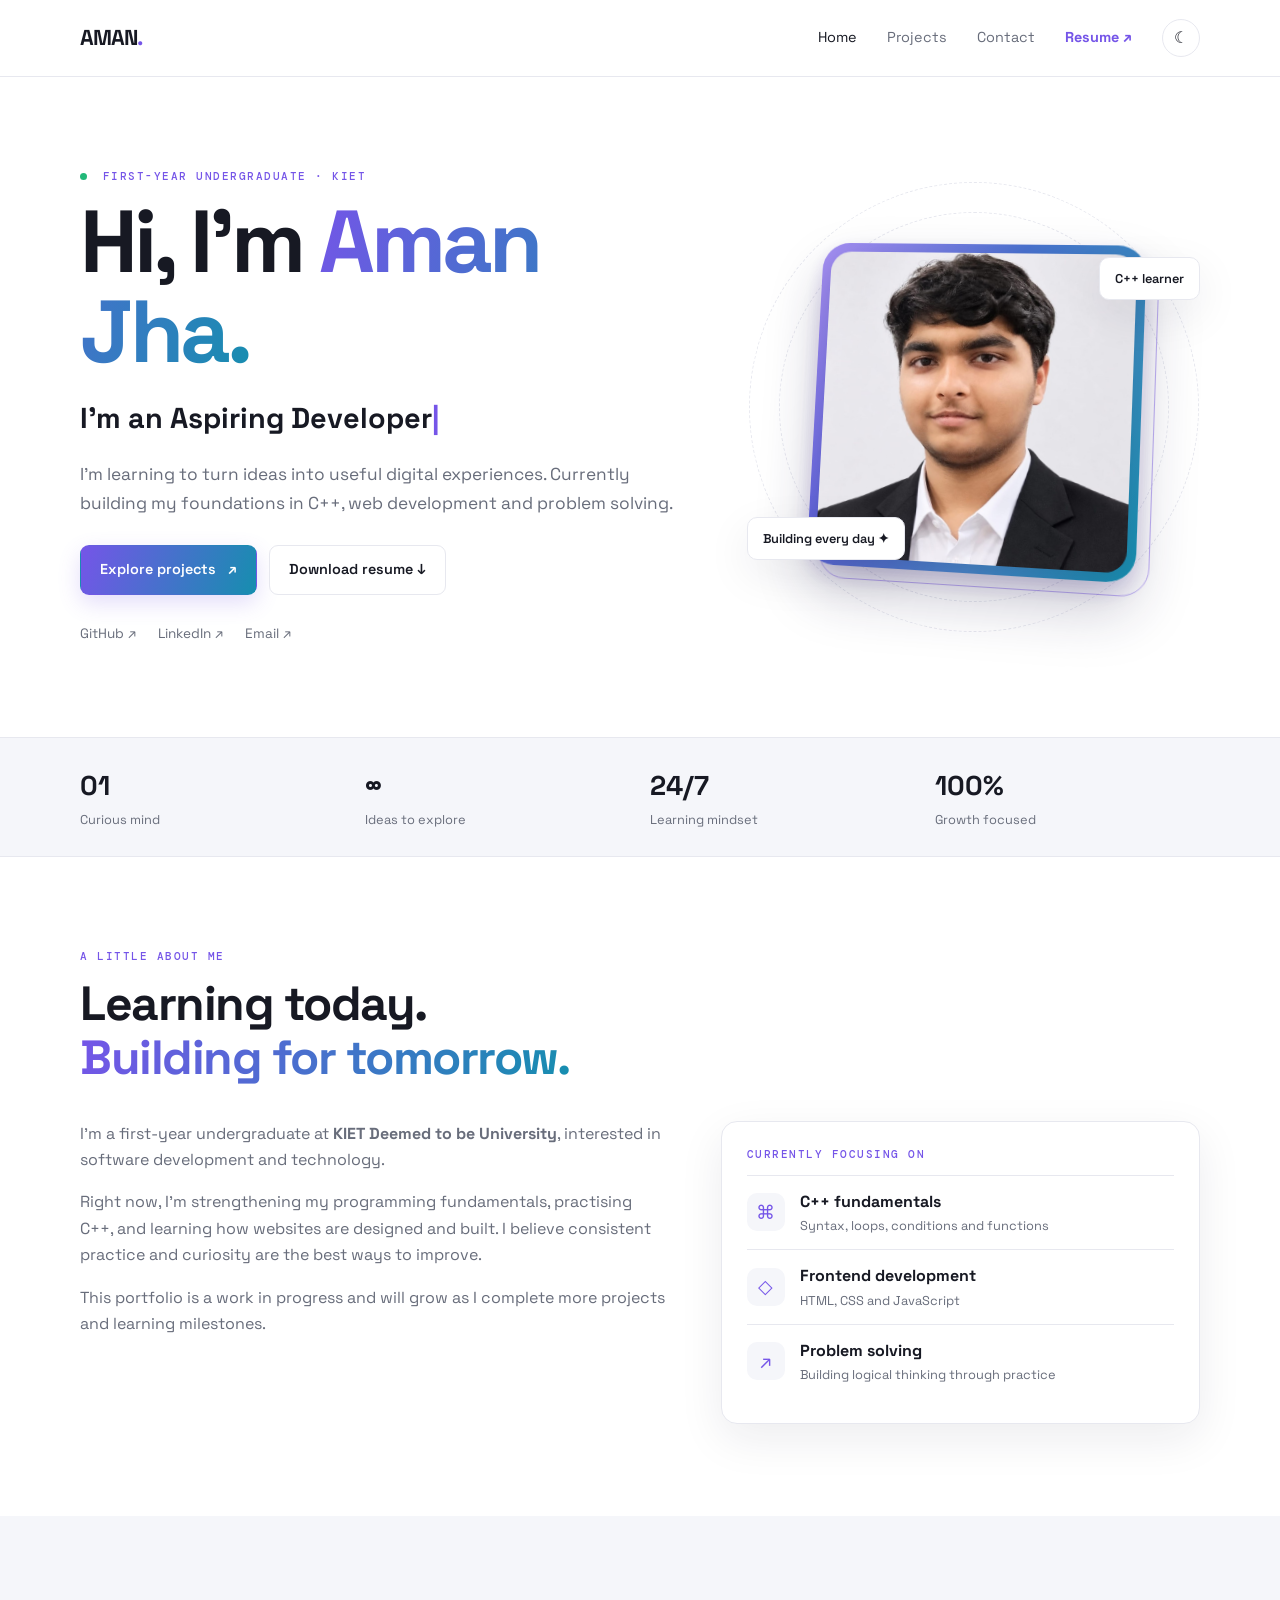
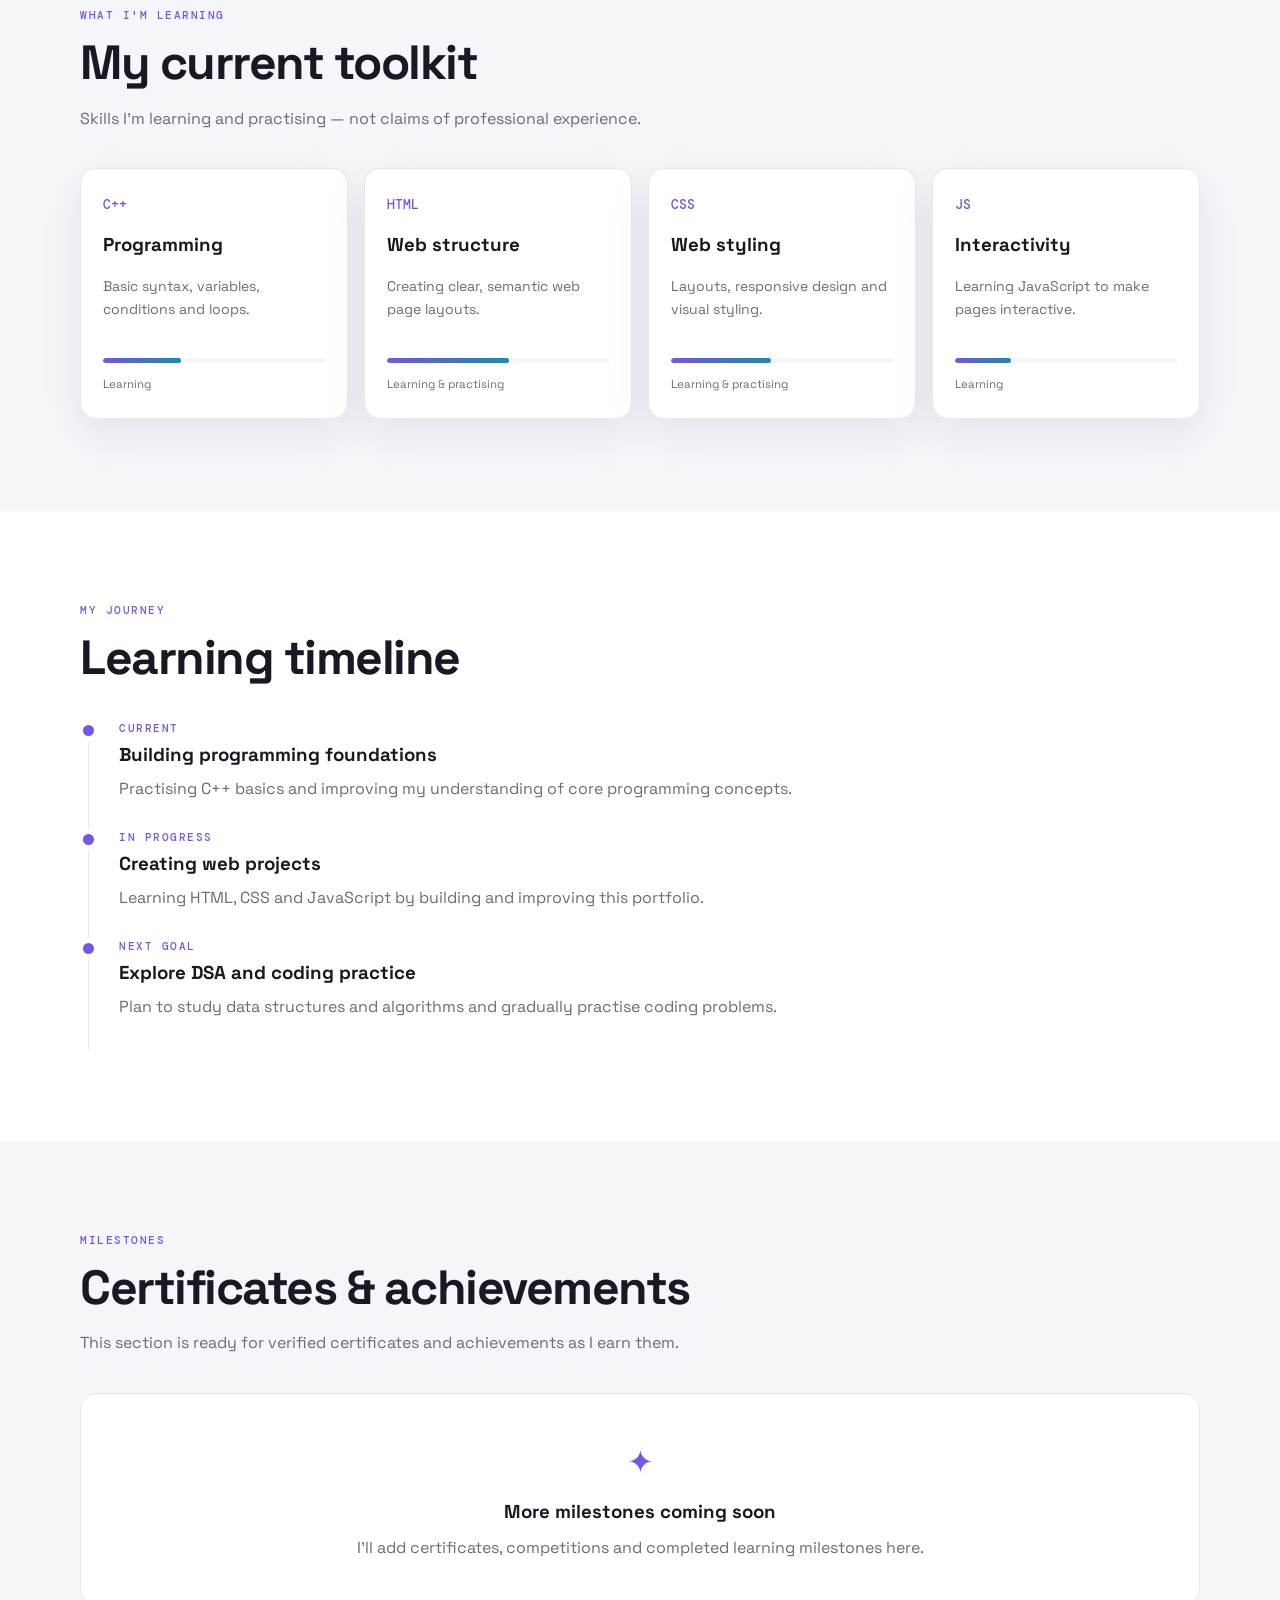
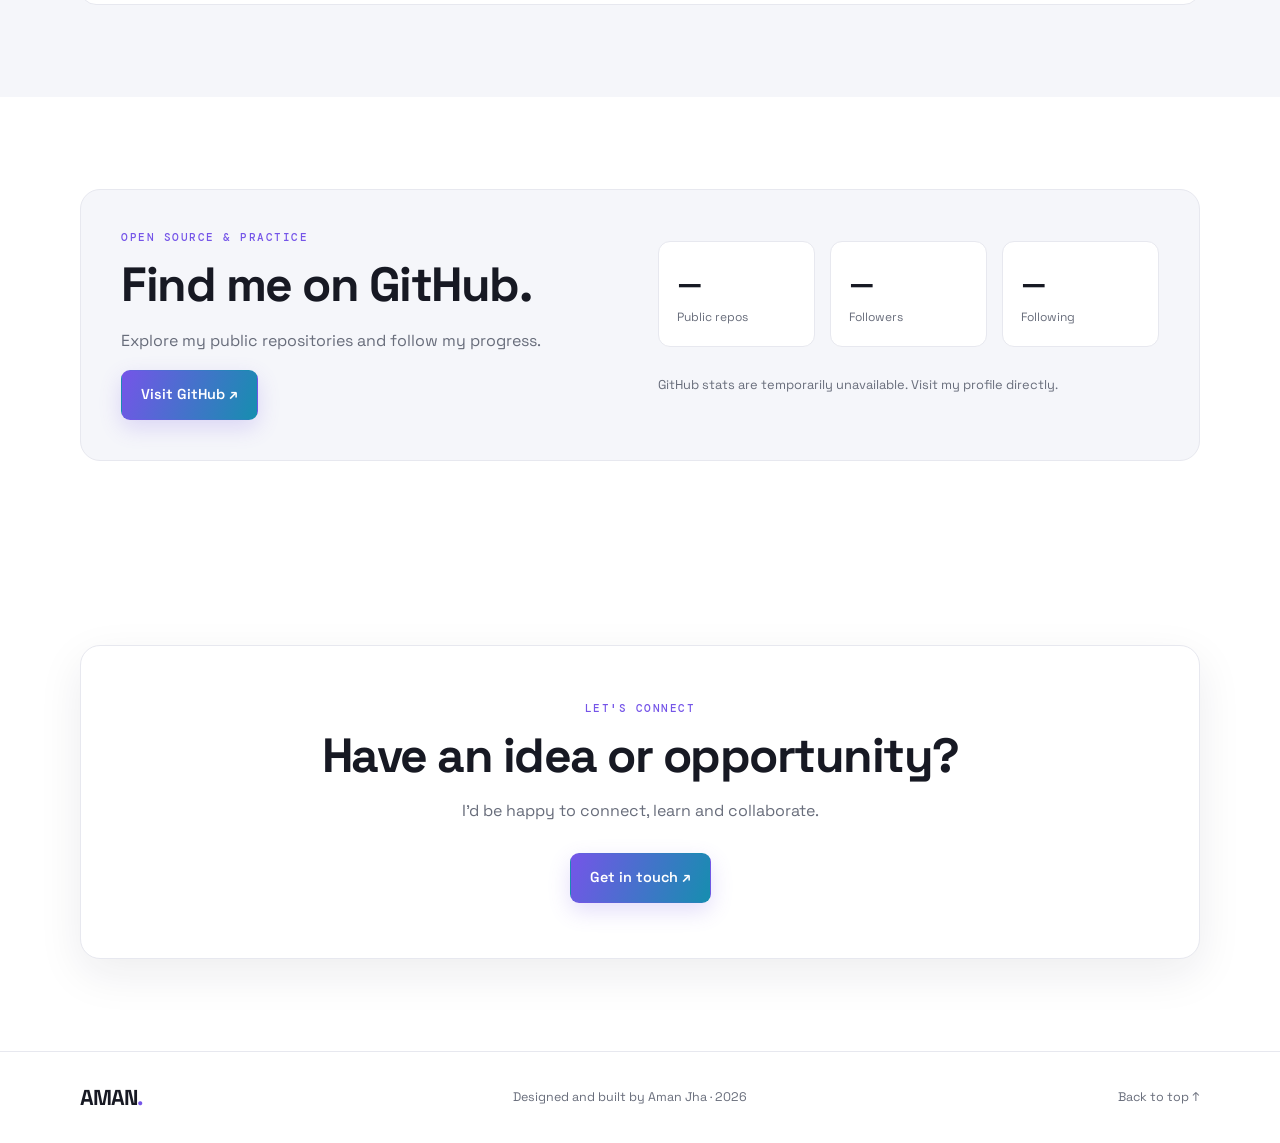
<file: index.html>
<!DOCTYPE html>
<html lang="en" data-theme="light">
<head>
  <meta charset="UTF-8">
  <meta name="viewport" content="width=device-width, initial-scale=1.0">
  <meta name="description" content="Aman Jha — student, aspiring software developer and learner.">
  <title>Aman Jha | Portfolio</title>
  <link rel="preconnect" href="https://fonts.googleapis.com">
  <link rel="preconnect" href="https://fonts.gstatic.com" crossorigin>
  <link href="https://fonts.googleapis.com/css2?family=DM+Mono:wght@400;500&family=Space+Grotesk:wght@400;500;600;700&display=swap" rel="stylesheet">
  <link rel="stylesheet" href="style.css">
  <script>try{document.documentElement.dataset.theme=localStorage.getItem('aman-theme')||'light'}catch(e){}</script>
  <script src="script.js" defer></script>
</head>
<body>
  <header class="site-header">
    <nav class="nav container" aria-label="Main navigation">
      <a class="brand" href="index.html">AMAN<span>.</span></a>
      <button class="menu-toggle" id="menu-toggle" aria-label="Open navigation" aria-expanded="false">☰</button>
      <div class="nav-links" id="nav-links">
        <a class="active" href="index.html">Home</a>
        <a href="projects.html">Projects</a>
        <a href="contact.html">Contact</a>
        <a class="nav-resume" href="assets/resume.pdf" target="_blank" rel="noopener">Resume ↗</a>
        <button class="theme-toggle" id="theme-toggle" type="button" aria-label="Switch theme">☾</button>
      </div>
    </nav>
  </header>

  <main>
    <section class="hero container section">
      <div class="hero-copy reveal">
        <p class="eyebrow"><span class="status-dot"></span> FIRST-YEAR UNDERGRADUATE · KIET</p>
        <h1>Hi, I'm <span class="gradient-text">Aman Jha.</span></h1>
        <h2 class="hero-subtitle">I'm an <span id="typing-text">Aspiring Developer</span><span class="typing-cursor">|</span></h2>
        <p class="lead">I’m learning to turn ideas into useful digital experiences. Currently building my foundations in C++, web development and problem solving.</p>
        <div class="button-row">
          <a class="button primary" href="projects.html">Explore projects <span>↗</span></a>
          <a class="button secondary" href="assets/resume.pdf" download>Download resume ↓</a>
        </div>
        <div class="social-row">
          <a href="https://github.com/aman-7610" target="_blank" rel="noopener">GitHub ↗</a>
          <a href="https://www.linkedin.com/in/aman-jha-623902433/" target="_blank" rel="noopener">LinkedIn ↗</a>
          <a href="mailto:2630BTECH1663@KIET.EDU">Email ↗</a>
        </div>
      </div>
      <div class="hero-visual reveal">
        <div class="portrait-frame">
          <img src="assets/profile.jpg" alt="Aman Jha profile photograph">
        </div>
        <div class="floating-tag tag-top">C++ learner</div>
        <div class="floating-tag tag-bottom">Building every day ✦</div>
        <div class="orbit orbit-one"></div><div class="orbit orbit-two"></div>
      </div>
    </section>

    <section class="stats-strip">
      <div class="container stats-grid">
        <div><strong>01</strong><span>Curious mind</span></div>
        <div><strong>∞</strong><span>Ideas to explore</span></div>
        <div><strong>24/7</strong><span>Learning mindset</span></div>
        <div><strong>100%</strong><span>Growth focused</span></div>
      </div>
    </section>

    <section class="section container" id="about">
      <div class="section-heading reveal"><p class="eyebrow">A LITTLE ABOUT ME</p><h2>Learning today.<br><span class="gradient-text">Building for tomorrow.</span></h2></div>
      <div class="about-grid">
        <div class="about-text reveal">
          <p>I’m a first-year undergraduate at <strong>KIET Deemed to be University</strong>, interested in software development and technology.</p>
          <p>Right now, I’m strengthening my programming fundamentals, practising C++, and learning how websites are designed and built. I believe consistent practice and curiosity are the best ways to improve.</p>
          <p class="muted">This portfolio is a work in progress and will grow as I complete more projects and learning milestones.</p>
        </div>
        <div class="info-card reveal">
          <p class="eyebrow">CURRENTLY FOCUSING ON</p>
          <div class="focus-item"><span class="focus-icon">⌘</span><div><strong>C++ fundamentals</strong><small>Syntax, loops, conditions and functions</small></div></div>
          <div class="focus-item"><span class="focus-icon">◇</span><div><strong>Frontend development</strong><small>HTML, CSS and JavaScript</small></div></div>
          <div class="focus-item"><span class="focus-icon">↗</span><div><strong>Problem solving</strong><small>Building logical thinking through practice</small></div></div>
        </div>
      </div>
    </section>

    <section class="section soft-section">
      <div class="container">
        <div class="section-heading reveal"><p class="eyebrow">WHAT I'M LEARNING</p><h2>My current toolkit</h2><p class="muted">Skills I’m learning and practising — not claims of professional experience.</p></div>
        <div class="skills-grid">
          <article class="skill-card reveal"><span> C++ </span><h3>Programming</h3><p>Basic syntax, variables, conditions and loops.</p><div class="skill-track"><i style="width:35%"></i></div><small>Learning</small></article>
          <article class="skill-card reveal"><span>HTML</span><h3>Web structure</h3><p>Creating clear, semantic web page layouts.</p><div class="skill-track"><i style="width:55%"></i></div><small>Learning & practising</small></article>
          <article class="skill-card reveal"><span>CSS</span><h3>Web styling</h3><p>Layouts, responsive design and visual styling.</p><div class="skill-track"><i style="width:45%"></i></div><small>Learning & practising</small></article>
          <article class="skill-card reveal"><span>JS</span><h3>Interactivity</h3><p>Learning JavaScript to make pages interactive.</p><div class="skill-track"><i style="width:25%"></i></div><small>Learning</small></article>
        </div>
      </div>
    </section>

    <section class="section container">
      <div class="section-heading reveal"><p class="eyebrow">MY JOURNEY</p><h2>Learning timeline</h2></div>
      <div class="timeline">
        <article class="timeline-item reveal"><span class="timeline-point"></span><p class="eyebrow">CURRENT</p><h3>Building programming foundations</h3><p>Practising C++ basics and improving my understanding of core programming concepts.</p></article>
        <article class="timeline-item reveal"><span class="timeline-point"></span><p class="eyebrow">IN PROGRESS</p><h3>Creating web projects</h3><p>Learning HTML, CSS and JavaScript by building and improving this portfolio.</p></article>
        <article class="timeline-item reveal"><span class="timeline-point"></span><p class="eyebrow">NEXT GOAL</p><h3>Explore DSA and coding practice</h3><p>Plan to study data structures and algorithms and gradually practise coding problems.</p></article>
      </div>
    </section>

    <section class="section soft-section">
      <div class="container">
        <div class="section-heading reveal"><p class="eyebrow">MILESTONES</p><h2>Certificates & achievements</h2><p class="muted">This section is ready for verified certificates and achievements as I earn them.</p></div>
        <div class="empty-card reveal"><span class="empty-icon">✦</span><h3>More milestones coming soon</h3><p>I’ll add certificates, competitions and completed learning milestones here.</p></div>
      </div>
    </section>

    <section class="section container">
      <div class="github-panel reveal">
        <div><p class="eyebrow">OPEN SOURCE & PRACTICE</p><h2>Find me on GitHub.</h2><p class="muted">Explore my public repositories and follow my progress.</p><a class="button primary" href="https://github.com/aman-7610" target="_blank" rel="noopener">Visit GitHub ↗</a></div>
        <div class="github-stats"><div><strong id="github-repos">—</strong><span>Public repos</span></div><div><strong id="github-followers">—</strong><span>Followers</span></div><div><strong id="github-following">—</strong><span>Following</span></div><p id="github-status" class="muted status-message" aria-live="polite">Loading public GitHub stats…</p></div>
      </div>
    </section>

    <section class="section container">
      <div class="cta-card reveal"><p class="eyebrow">LET'S CONNECT</p><h2>Have an idea or opportunity?</h2><p>I’d be happy to connect, learn and collaborate.</p><a class="button primary" href="contact.html">Get in touch ↗</a></div>
    </section>
  </main>
  <footer class="site-footer"><div class="container footer-inner"><a class="brand" href="index.html">AMAN<span>.</span></a><p>Designed and built by Aman Jha · <span id="year"></span></p><a href="#top">Back to top ↑</a></div></footer>
  <button id="back-to-top" class="back-to-top" aria-label="Back to top">↑</button>
</body>
</html>
</file>
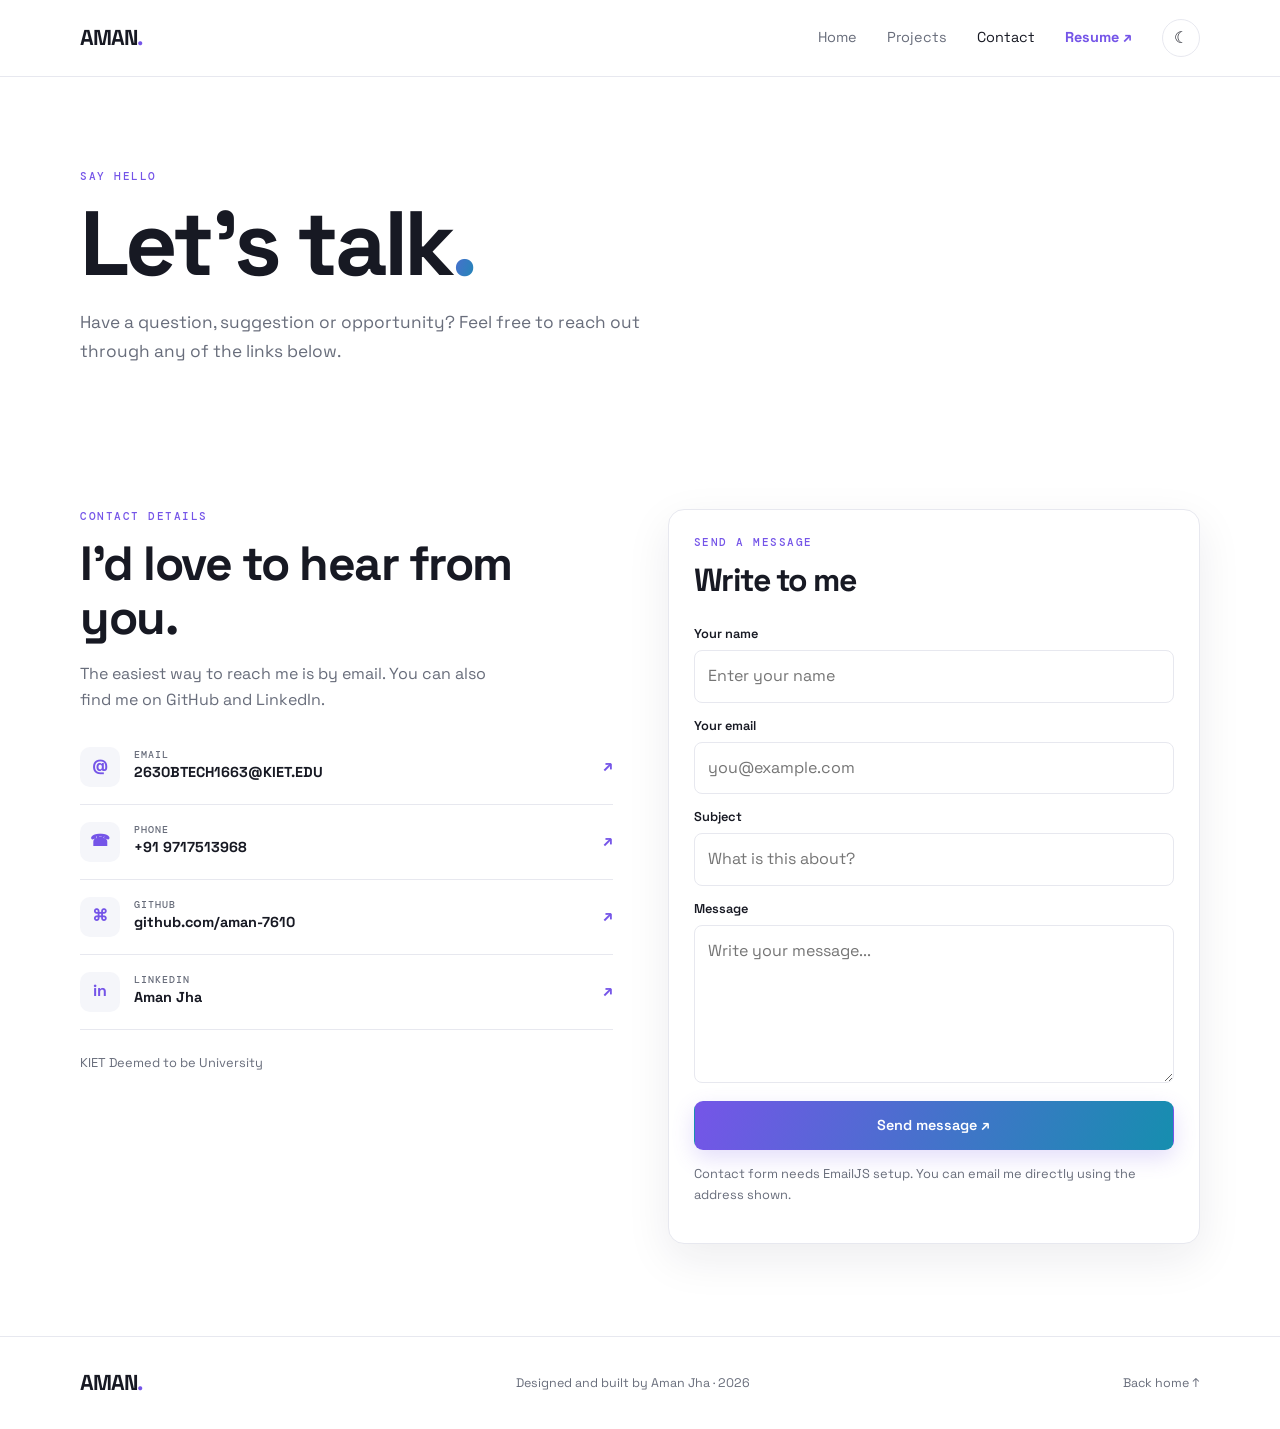
<file: contact.html>
<!DOCTYPE html>
<html lang="en" data-theme="light">
<head>
  <meta charset="UTF-8"><meta name="viewport" content="width=device-width, initial-scale=1.0">
  <meta name="description" content="Contact Aman Jha.">
  <title>Contact | Aman Jha</title>
  <link rel="preconnect" href="https://fonts.googleapis.com"><link rel="preconnect" href="https://fonts.gstatic.com" crossorigin>
  <link href="https://fonts.googleapis.com/css2?family=DM+Mono:wght@400;500&family=Space+Grotesk:wght@400;500;600;700&display=swap" rel="stylesheet">
  <link rel="stylesheet" href="style.css"><script>try{document.documentElement.dataset.theme=localStorage.getItem('aman-theme')||'light'}catch(e){}</script><script src="script.js" defer></script>
</head>
<body>
<header class="site-header"><nav class="nav container" aria-label="Main navigation"><a class="brand" href="index.html">AMAN<span>.</span></a><button class="menu-toggle" id="menu-toggle" aria-label="Open navigation" aria-expanded="false">☰</button><div class="nav-links" id="nav-links"><a href="index.html">Home</a><a href="projects.html">Projects</a><a class="active" href="contact.html">Contact</a><a class="nav-resume" href="assets/resume.pdf" target="_blank" rel="noopener">Resume ↗</a><button class="theme-toggle" id="theme-toggle" type="button" aria-label="Switch theme">☾</button></div></nav></header>
<main>
  <section class="page-hero container section"><p class="eyebrow">SAY HELLO</p><h1>Let's talk<span class="gradient-text">.</span></h1><p class="lead">Have a question, suggestion or opportunity? Feel free to reach out through any of the links below.</p></section>
  <section class="section container contact-layout">
    <div class="contact-details"><p class="eyebrow">CONTACT DETAILS</p><h2>I'd love to hear from you.</h2><p class="muted">The easiest way to reach me is by email. You can also find me on GitHub and LinkedIn.</p>
      <a class="contact-link" href="mailto:2630BTECH1663@KIET.EDU"><span class="contact-symbol">@</span><span><small>EMAIL</small><strong>2630BTECH1663@KIET.EDU</strong></span><b>↗</b></a>
      <a class="contact-link" href="tel:+919717513968"><span class="contact-symbol">☎</span><span><small>PHONE</small><strong>+91 9717513968</strong></span><b>↗</b></a>
      <a class="contact-link" href="https://github.com/aman-7610" target="_blank" rel="noopener"><span class="contact-symbol">⌘</span><span><small>GITHUB</small><strong>github.com/aman-7610</strong></span><b>↗</b></a>
      <a class="contact-link" href="https://www.linkedin.com/in/aman-jha-623902433/" target="_blank" rel="noopener"><span class="contact-symbol">in</span><span><small>LINKEDIN</small><strong>Aman Jha</strong></span><b>↗</b></a>
      <p class="muted small-note">KIET Deemed to be University</p>
    </div>
    <div class="contact-form-card"><p class="eyebrow">SEND A MESSAGE</p><h2>Write to me</h2>
      <form id="contact-form">
        <label for="name">Your name</label><input id="name" name="name" type="text" placeholder="Enter your name" required>
        <label for="email">Your email</label><input id="email" name="email" type="email" placeholder="you@example.com" required>
        <label for="title">Subject</label><input id="title" name="title" type="text" placeholder="What is this about?" required>
        <label for="message">Message</label><textarea id="message" name="message" rows="5" placeholder="Write your message..." required></textarea>
        <button class="button primary full-width" type="submit">Send message ↗</button>
        <p id="form-status" class="status-message" aria-live="polite">Contact form needs EmailJS setup. You can email me directly using the address shown.</p>
      </form>
    </div>
  </section>
</main>
<footer class="site-footer"><div class="container footer-inner"><a class="brand" href="index.html">AMAN<span>.</span></a><p>Designed and built by Aman Jha · <span id="year"></span></p><a href="index.html">Back home ↑</a></div></footer><button id="back-to-top" class="back-to-top" aria-label="Back to top">↑</button>
</body></html>
</file>
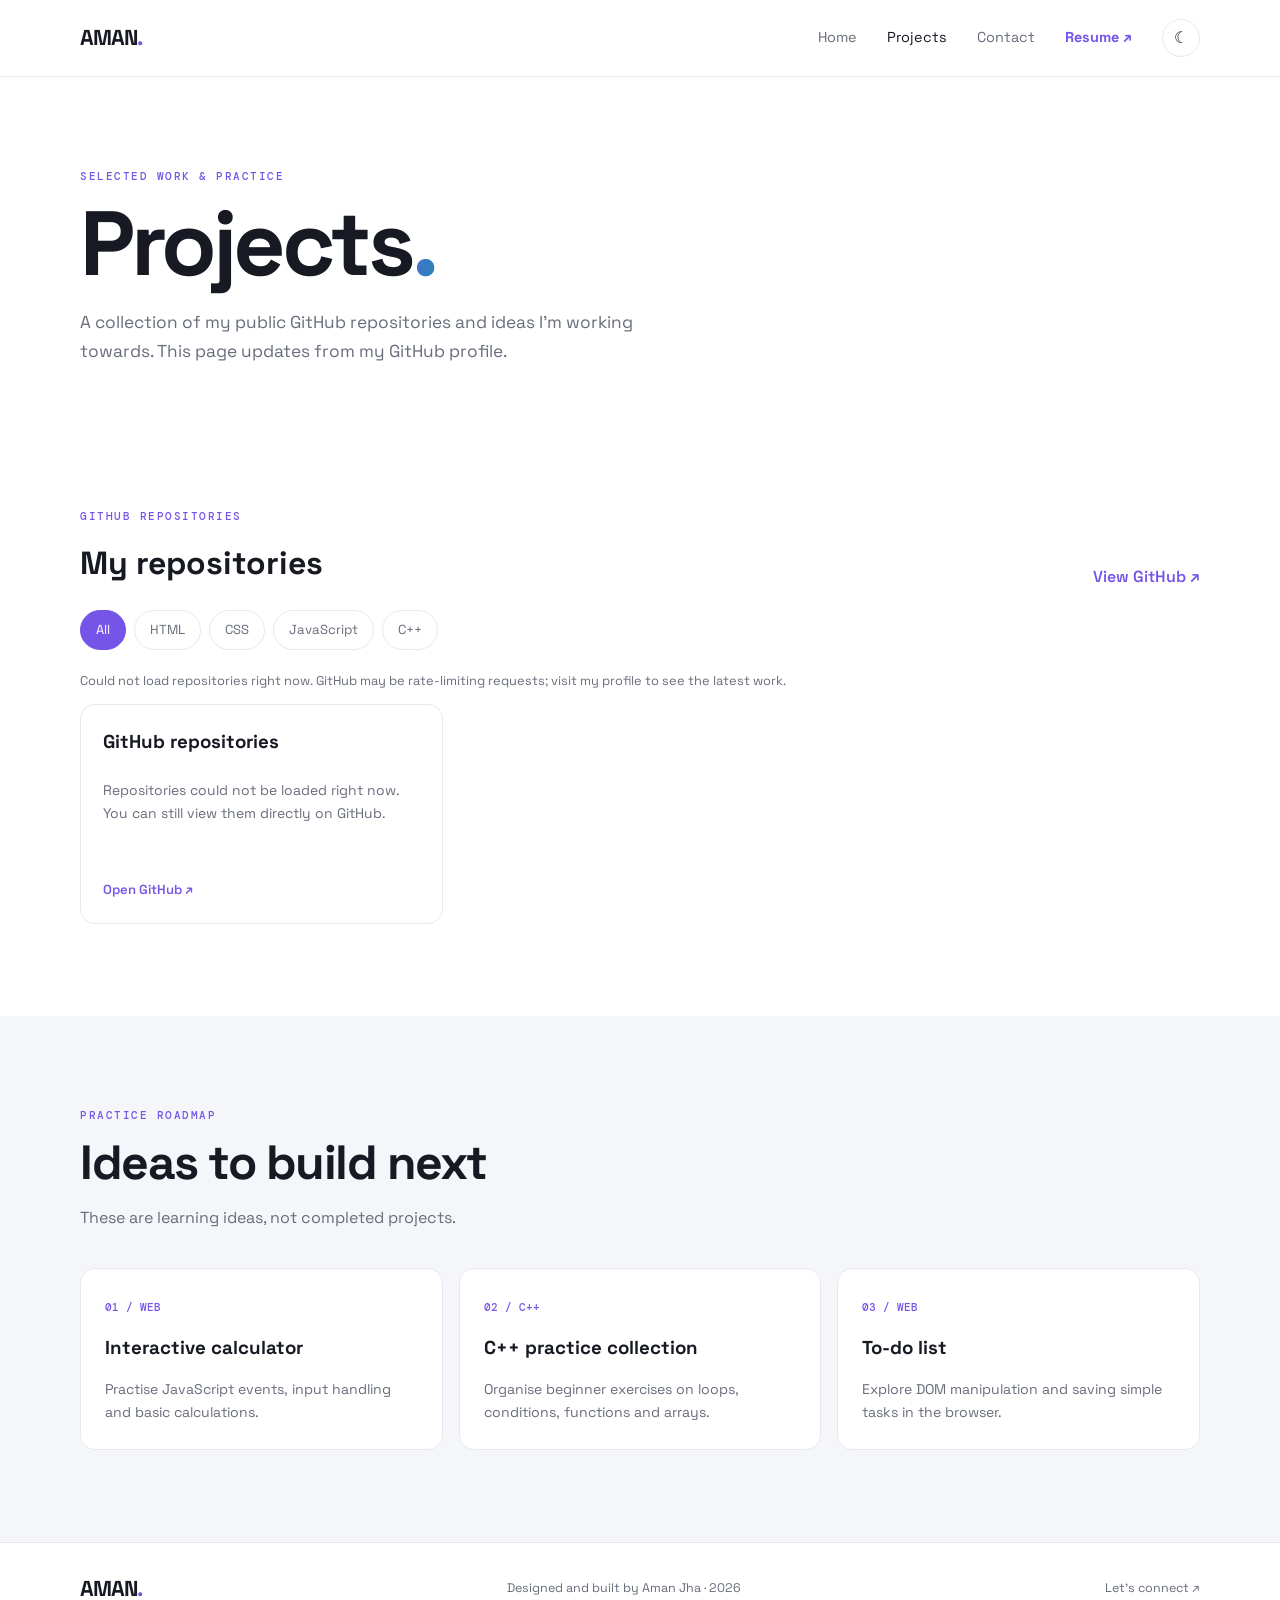
<file: projects.html>
<!DOCTYPE html>
<html lang="en" data-theme="light">
<head>
  <meta charset="UTF-8"><meta name="viewport" content="width=device-width, initial-scale=1.0">
  <meta name="description" content="Projects and coding practice by Aman Jha.">
  <title>Projects | Aman Jha</title>
  <link rel="preconnect" href="https://fonts.googleapis.com"><link rel="preconnect" href="https://fonts.gstatic.com" crossorigin>
  <link href="https://fonts.googleapis.com/css2?family=DM+Mono:wght@400;500&family=Space+Grotesk:wght@400;500;600;700&display=swap" rel="stylesheet">
  <link rel="stylesheet" href="style.css"><script>try{document.documentElement.dataset.theme=localStorage.getItem('aman-theme')||'light'}catch(e){}</script><script src="script.js" defer></script>
</head>
<body>
<header class="site-header"><nav class="nav container" aria-label="Main navigation"><a class="brand" href="index.html">AMAN<span>.</span></a><button class="menu-toggle" id="menu-toggle" aria-label="Open navigation" aria-expanded="false">☰</button><div class="nav-links" id="nav-links"><a href="index.html">Home</a><a class="active" href="projects.html">Projects</a><a href="contact.html">Contact</a><a class="nav-resume" href="assets/resume.pdf" target="_blank" rel="noopener">Resume ↗</a><button class="theme-toggle" id="theme-toggle" type="button" aria-label="Switch theme">☾</button></div></nav></header>
<main>
  <section class="page-hero container section"><p class="eyebrow">SELECTED WORK & PRACTICE</p><h1>Projects<span class="gradient-text">.</span></h1><p class="lead">A collection of my public GitHub repositories and ideas I’m working towards. This page updates from my GitHub profile.</p></section>
  <section class="section container">
    <div class="project-toolbar"><div><p class="eyebrow">GITHUB REPOSITORIES</p><h2>My repositories</h2></div><a class="text-link" href="https://github.com/aman-7610" target="_blank" rel="noopener">View GitHub ↗</a></div>
    <div class="filter-row" id="project-filters"><button class="filter-button active" data-filter="all">All</button><button class="filter-button" data-filter="HTML">HTML</button><button class="filter-button" data-filter="CSS">CSS</button><button class="filter-button" data-filter="JavaScript">JavaScript</button><button class="filter-button" data-filter="C++">C++</button></div>
    <p id="project-status" class="muted status-message" aria-live="polite">Loading repositories from GitHub…</p>
    <div class="projects-grid" id="project-grid"></div>
  </section>
  <section class="section soft-section"><div class="container"><div class="section-heading"><p class="eyebrow">PRACTICE ROADMAP</p><h2>Ideas to build next</h2><p class="muted">These are learning ideas, not completed projects.</p></div><div class="ideas-grid">
    <article class="idea-card"><span>01 / WEB</span><h3>Interactive calculator</h3><p>Practise JavaScript events, input handling and basic calculations.</p></article>
    <article class="idea-card"><span>02 / C++</span><h3>C++ practice collection</h3><p>Organise beginner exercises on loops, conditions, functions and arrays.</p></article>
    <article class="idea-card"><span>03 / WEB</span><h3>To-do list</h3><p>Explore DOM manipulation and saving simple tasks in the browser.</p></article>
  </div></div></section>
</main>
<footer class="site-footer"><div class="container footer-inner"><a class="brand" href="index.html">AMAN<span>.</span></a><p>Designed and built by Aman Jha · <span id="year"></span></p><a href="contact.html">Let's connect ↗</a></div></footer><button id="back-to-top" class="back-to-top" aria-label="Back to top">↑</button>
</body></html>
</file>
<file: style.css>
@import url('https://fonts.googleapis.com/css2?family=DM+Mono:wght@400;500&family=Space+Grotesk:wght@400;500;600;700&display=swap');
:root{color-scheme:light;--bg:#fff;--surface:#fff;--soft:#f5f6fa;--text:#171923;--muted:#686d7b;--line:#e7e8ef;--purple:#7555e8;--cyan:#168eaf;--shadow:0 15px 45px rgba(27,31,55,.08);--gradient:linear-gradient(110deg,#7555e8,#168eaf);--font:'Space Grotesk',sans-serif}
html[data-theme="dark"]{color-scheme:dark;--bg:#10111b;--surface:#191b29;--soft:#202234;--text:#f4f4fa;--muted:#b0b3c2;--line:#34364a;--purple:#a18aff;--cyan:#45c8e8;--shadow:0 15px 45px rgba(0,0,0,.25);--gradient:linear-gradient(110deg,#a18aff,#45c8e8)}
*{box-sizing:border-box}html{scroll-behavior:smooth;scroll-padding-top:90px}body{margin:0;background:var(--bg);color:var(--text);font-family:var(--font);line-height:1.65}a{color:inherit;text-decoration:none}button,input,textarea{font:inherit}.container{width:min(1120px,calc(100% - 44px));margin-inline:auto}.section{padding-top:92px;padding-bottom:92px}.site-header{position:sticky;top:0;z-index:20;background:color-mix(in srgb,var(--bg) 90%,transparent);backdrop-filter:blur(16px);border-bottom:1px solid var(--line)}.nav{height:76px;display:flex;align-items:center;justify-content:space-between}.brand{font-size:1.35rem;font-weight:700;letter-spacing:-1px}.brand span{color:var(--purple)}.nav-links{display:flex;align-items:center;gap:30px}.nav-links>a{font-size:.9rem;color:var(--muted);transition:.2s}.nav-links>a:hover,.nav-links>a.active{color:var(--text)}.nav-links .nav-resume{color:var(--purple);font-weight:700}.theme-toggle,.menu-toggle{border:1px solid var(--line);background:var(--surface);color:var(--text);width:38px;height:38px;border-radius:50%;cursor:pointer}.menu-toggle{display:none}.hero{min-height:610px;display:grid;grid-template-columns:1.15fr .85fr;align-items:center;gap:55px}.eyebrow{font:500 .7rem 'DM Mono',monospace;letter-spacing:1.5px;color:var(--purple);margin:0 0 14px}.status-dot{display:inline-block;width:7px;height:7px;background:#22b879;border-radius:50%;margin-right:7px}.hero h1,.page-hero h1{font-size:clamp(3rem,7vw,5.5rem);line-height:1.02;letter-spacing:-4px;margin:0 0 18px}.gradient-text{background:var(--gradient);-webkit-background-clip:text;background-clip:text;color:transparent}.hero-subtitle{font-size:clamp(1.25rem,2.8vw,1.8rem);margin:0 0 18px}.typing-cursor{color:var(--purple);animation:blink .8s infinite}@keyframes blink{50%{opacity:0}}.lead{font-size:1.08rem;max-width:610px;color:var(--muted)}.button-row{display:flex;gap:12px;flex-wrap:wrap;margin:28px 0}.button{display:inline-flex;align-items:center;justify-content:center;gap:12px;padding:12px 19px;border-radius:9px;font-weight:600;font-size:.9rem;transition:transform .2s,box-shadow .2s;border:1px solid transparent;cursor:pointer}.button:hover{transform:translateY(-3px)}.button.primary{background:var(--gradient);color:white;box-shadow:0 8px 22px rgba(117,85,232,.2)}.button.secondary{border-color:var(--line);background:var(--surface);color:var(--text)}.social-row{display:flex;gap:22px;font-size:.85rem;color:var(--muted)}.social-row a:hover,.text-link:hover{color:var(--purple)}.hero-visual{position:relative;min-height:410px;display:grid;place-items:center}.portrait-frame{position:relative;width:min(330px,75vw);aspect-ratio:1/1;border-radius:28px;padding:9px;background:var(--gradient);transform:perspective(1000px) rotateY(-9deg) rotateX(4deg) rotateZ(2deg);transform-style:preserve-3d;box-shadow:0 28px 55px rgba(32,27,75,.22),0 8px 18px rgba(117,85,232,.16);z-index:2;animation:portraitFloat 5.5s ease-in-out infinite;transition:transform .45s ease,box-shadow .45s ease}.portrait-frame::before{content:"";position:absolute;inset:12px -13px -13px 12px;border:1px solid color-mix(in srgb,var(--purple) 45%,transparent);border-radius:28px;transform:translateZ(-28px);z-index:-1}.portrait-frame::after{content:"";position:absolute;inset:0;border-radius:28px;background:linear-gradient(125deg,rgba(255,255,255,.34),transparent 38%,rgba(255,255,255,.08) 70%,transparent);pointer-events:none;mix-blend-mode:screen}.portrait-frame img{width:100%;height:100%;object-fit:cover;object-position:center 28%;border-radius:21px;display:block;transform:translateZ(22px);box-shadow:0 12px 30px rgba(0,0,0,.12)}.portrait-frame:hover{animation-play-state:paused;transform:perspective(1000px) rotateY(0deg) rotateX(0deg) rotateZ(0deg) translateY(-8px) scale(1.025);box-shadow:0 38px 70px rgba(32,27,75,.27),0 12px 24px rgba(117,85,232,.2)}@keyframes portraitFloat{0%,100%{translate:0 0}50%{translate:0 -11px}}.floating-tag{position:absolute;z-index:3;background:var(--surface);border:1px solid var(--line);border-radius:10px;padding:10px 15px;box-shadow:var(--shadow);font-size:.8rem;font-weight:600}.tag-top{top:55px;right:0;animation:tagDrift 4.8s ease-in-out infinite}.tag-bottom{bottom:52px;left:0;animation:tagDrift 5.6s ease-in-out infinite reverse}@keyframes tagDrift{0%,100%{translate:0 0}50%{translate:0 -7px}}.orbit{position:absolute;border:1px dashed var(--line);border-radius:50%;width:390px;height:390px}.orbit-two{width:450px;height:450px}.stats-strip{background:var(--soft);border-block:1px solid var(--line)}.stats-grid{display:grid;grid-template-columns:repeat(4,1fr);padding-block:26px;gap:20px}.stats-grid div{display:flex;flex-direction:column}.stats-grid strong{font-size:1.7rem}.stats-grid span{font-size:.8rem;color:var(--muted)}.section-heading{margin-bottom:36px}.section-heading h2,.github-panel h2,.cta-card h2,.contact-details h2,.contact-form-card h2{font-size:clamp(2rem,4vw,3rem);line-height:1.12;letter-spacing:-1.5px;margin:0 0 12px}.about-grid{display:grid;grid-template-columns:1.1fr .9fr;gap:55px}.about-text p{color:var(--muted);margin-top:0}.muted{color:var(--muted)}.info-card,.skill-card,.empty-card,.contact-form-card{background:var(--surface);border:1px solid var(--line);border-radius:16px;padding:25px;box-shadow:var(--shadow)}.focus-item{display:flex;align-items:center;gap:15px;padding:13px 0;border-top:1px solid var(--line)}.focus-icon{width:38px;height:38px;display:grid;place-items:center;border-radius:10px;background:var(--soft);color:var(--purple);font-size:1.2rem}.focus-item strong,.focus-item small{display:block}.focus-item small{color:var(--muted);font-size:.8rem}.soft-section{background:var(--soft)}.skills-grid{display:grid;grid-template-columns:repeat(4,1fr);gap:16px}.skill-card{padding:22px}.skill-card>span{font:500 .8rem 'DM Mono',monospace;color:var(--purple)}.skill-card h3{margin:12px 0 5px}.skill-card p,.idea-card p{font-size:.88rem;color:var(--muted);min-height:65px}.skill-track{height:5px;background:var(--soft);border-radius:9px;overflow:hidden;margin:18px 0 7px}.skill-track i{height:100%;display:block;background:var(--gradient);border-radius:9px}.skill-card small{font-size:.72rem;color:var(--muted)}.timeline{max-width:760px;border-left:1px solid var(--line);margin-left:8px;padding-left:30px}.timeline-item{position:relative;padding:0 0 28px}.timeline-point{position:absolute;left:-36px;top:4px;width:11px;height:11px;border-radius:50%;background:var(--purple);box-shadow:0 0 0 5px var(--bg)}.timeline-item h3{margin:0 0 5px}.timeline-item p:not(.eyebrow){color:var(--muted);margin:0}.timeline-item .eyebrow{margin-bottom:5px}.empty-card{text-align:center;padding:42px 20px;box-shadow:none}.empty-icon{font-size:2rem;color:var(--purple)}.empty-card h3{margin:8px}.empty-card p{color:var(--muted);margin:0}.github-panel{background:var(--soft);border:1px solid var(--line);border-radius:20px;padding:40px;display:grid;grid-template-columns:1fr 1fr;gap:35px;align-items:center}.github-stats{display:grid;grid-template-columns:repeat(3,1fr);gap:15px}.github-stats div{background:var(--surface);padding:18px;border-radius:12px;border:1px solid var(--line)}.github-stats strong,.github-stats span{display:block}.github-stats strong{font-size:1.8rem}.github-stats span{font-size:.75rem;color:var(--muted)}.status-message{font-size:.8rem;color:var(--muted)}.github-stats .status-message{grid-column:1/-1}.cta-card{text-align:center;border:1px solid var(--line);border-radius:20px;padding:55px 20px;background:var(--surface);box-shadow:var(--shadow)}.cta-card p:not(.eyebrow){color:var(--muted)}.cta-card .button{margin-top:12px}.site-footer{border-top:1px solid var(--line);padding:23px 0}.footer-inner{display:flex;align-items:center;justify-content:space-between;gap:20px}.footer-inner p,.footer-inner>a:last-child{font-size:.78rem;color:var(--muted)}.back-to-top{position:fixed;right:22px;bottom:22px;width:42px;height:42px;border:0;border-radius:50%;background:var(--purple);color:white;font-size:1.2rem;cursor:pointer;opacity:0;pointer-events:none;transition:.2s}.back-to-top.visible{opacity:1;pointer-events:auto}.page-hero{padding-bottom:35px}.page-hero h1{font-size:clamp(3.2rem,8vw,5.7rem)}.project-toolbar{display:flex;justify-content:space-between;align-items:end;margin-bottom:20px}.project-toolbar h2{font-size:2rem;margin:0}.text-link{color:var(--purple);font-weight:600}.filter-row{display:flex;gap:8px;flex-wrap:wrap;margin:20px 0}.filter-button{padding:8px 15px;border:1px solid var(--line);background:var(--surface);color:var(--muted);border-radius:99px;cursor:pointer;font-size:.82rem}.filter-button.active{background:var(--purple);color:white;border-color:var(--purple)}.projects-grid{display:grid;grid-template-columns:repeat(3,1fr);gap:16px}.project-card{border:1px solid var(--line);background:var(--surface);border-radius:15px;padding:22px;display:flex;flex-direction:column;min-height:220px;transition:.2s}.project-card:hover,.skill-card:hover,.idea-card:hover{transform:translateY(-4px);box-shadow:var(--shadow)}.project-card h3{margin:0 0 8px;overflow-wrap:anywhere}.project-card p{color:var(--muted);font-size:.87rem;flex:1}.project-meta{display:flex;gap:12px;flex-wrap:wrap;font-size:.75rem;color:var(--muted)}.project-links{display:flex;gap:15px;margin-top:15px;font-size:.82rem;color:var(--purple);font-weight:600}.ideas-grid{display:grid;grid-template-columns:repeat(3,1fr);gap:16px}.idea-card{background:var(--surface);border:1px solid var(--line);border-radius:15px;padding:24px;transition:.2s}.idea-card>span{font:500 .7rem 'DM Mono',monospace;color:var(--purple)}.idea-card h3{margin:14px 0 5px}.idea-card p{min-height:0;margin-bottom:0}.contact-layout{display:grid;grid-template-columns:1fr 1fr;gap:55px;align-items:start}.contact-details>p:not(.eyebrow){max-width:420px}.contact-link{display:flex;align-items:center;gap:14px;padding:17px 0;border-bottom:1px solid var(--line)}.contact-symbol{width:40px;height:40px;display:grid;place-items:center;background:var(--soft);border-radius:10px;color:var(--purple);font-weight:700}.contact-link span:nth-child(2){flex:1}.contact-link small,.contact-link strong{display:block}.contact-link small{font:500 .65rem 'DM Mono',monospace;color:var(--muted);letter-spacing:1px}.contact-link strong{font-size:.9rem;overflow-wrap:anywhere}.contact-link>b{color:var(--purple)}.small-note{font-size:.8rem;margin-top:22px}.contact-form-card h2{font-size:2rem}.contact-form-card form{display:flex;flex-direction:column}.contact-form-card label{font-size:.8rem;font-weight:600;margin:12px 0 6px}.contact-form-card input,.contact-form-card textarea{width:100%;padding:12px 13px;border:1px solid var(--line);border-radius:8px;background:var(--bg);color:var(--text);outline:none}.contact-form-card input:focus,.contact-form-card textarea:focus{border-color:var(--purple)}.contact-form-card textarea{resize:vertical}.full-width{width:100%;margin-top:18px}.reveal{opacity:1;transform:none;visibility:visible}
@media(max-width:850px){.hero{grid-template-columns:1fr;gap:15px;padding-top:65px}.hero-visual{min-height:390px}.about-grid,.github-panel,.contact-layout{grid-template-columns:1fr}.skills-grid{grid-template-columns:repeat(2,1fr)}.projects-grid{grid-template-columns:repeat(2,1fr)}.github-panel{padding:28px}.contact-layout{gap:35px}}
@media(max-width:620px){.container{width:min(100% - 32px,1120px)}.section{padding-top:65px;padding-bottom:65px}.nav{height:66px}.menu-toggle{display:block}.nav-links{display:none;position:absolute;top:66px;left:0;right:0;padding:18px 22px 22px;background:var(--bg);border-bottom:1px solid var(--line);flex-direction:column;align-items:flex-start;gap:17px}.nav-links.open{display:flex}.hero h1,.page-hero h1{letter-spacing:-2.5px}.hero-visual{min-height:340px}.portrait-frame{width:260px}.orbit{width:310px;height:310px}.orbit-two{width:350px;height:350px}.tag-top{right:-2px}.tag-bottom{left:-2px}.stats-grid{grid-template-columns:repeat(2,1fr)}.about-grid{gap:25px}.skills-grid,.projects-grid,.ideas-grid{grid-template-columns:1fr}.skill-card p{min-height:0}.github-stats{grid-template-columns:repeat(3,1fr);gap:8px}.github-stats div{padding:12px 8px}.github-stats strong{font-size:1.4rem}.footer-inner{flex-wrap:wrap}.footer-inner p{order:3;width:100%;margin:0}.project-toolbar{align-items:start;gap:12px;flex-direction:column}.contact-link strong{font-size:.8rem}}
@media(prefers-reduced-motion:reduce){*,*::before,*::after{scroll-behavior:auto!important;animation:none!important;transition:none!important}.portrait-frame{transform:none!important}}
</file>
